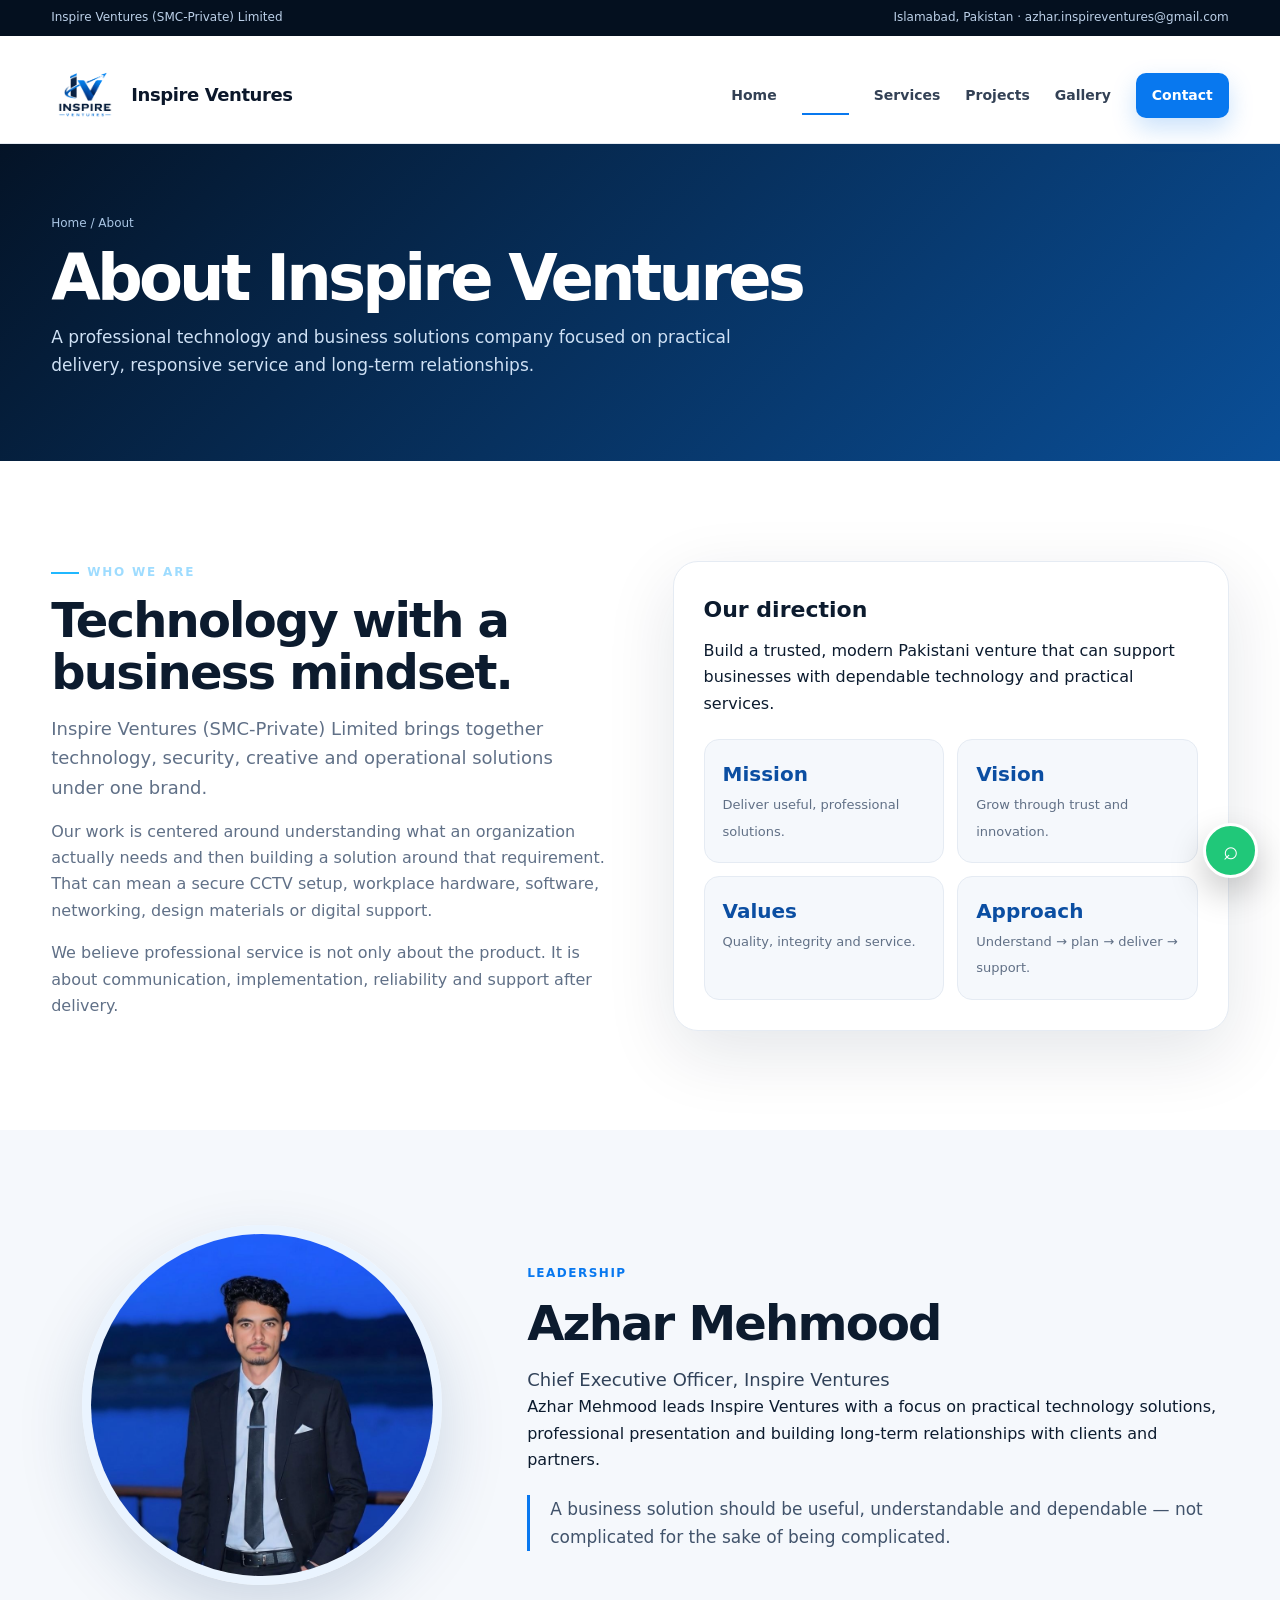
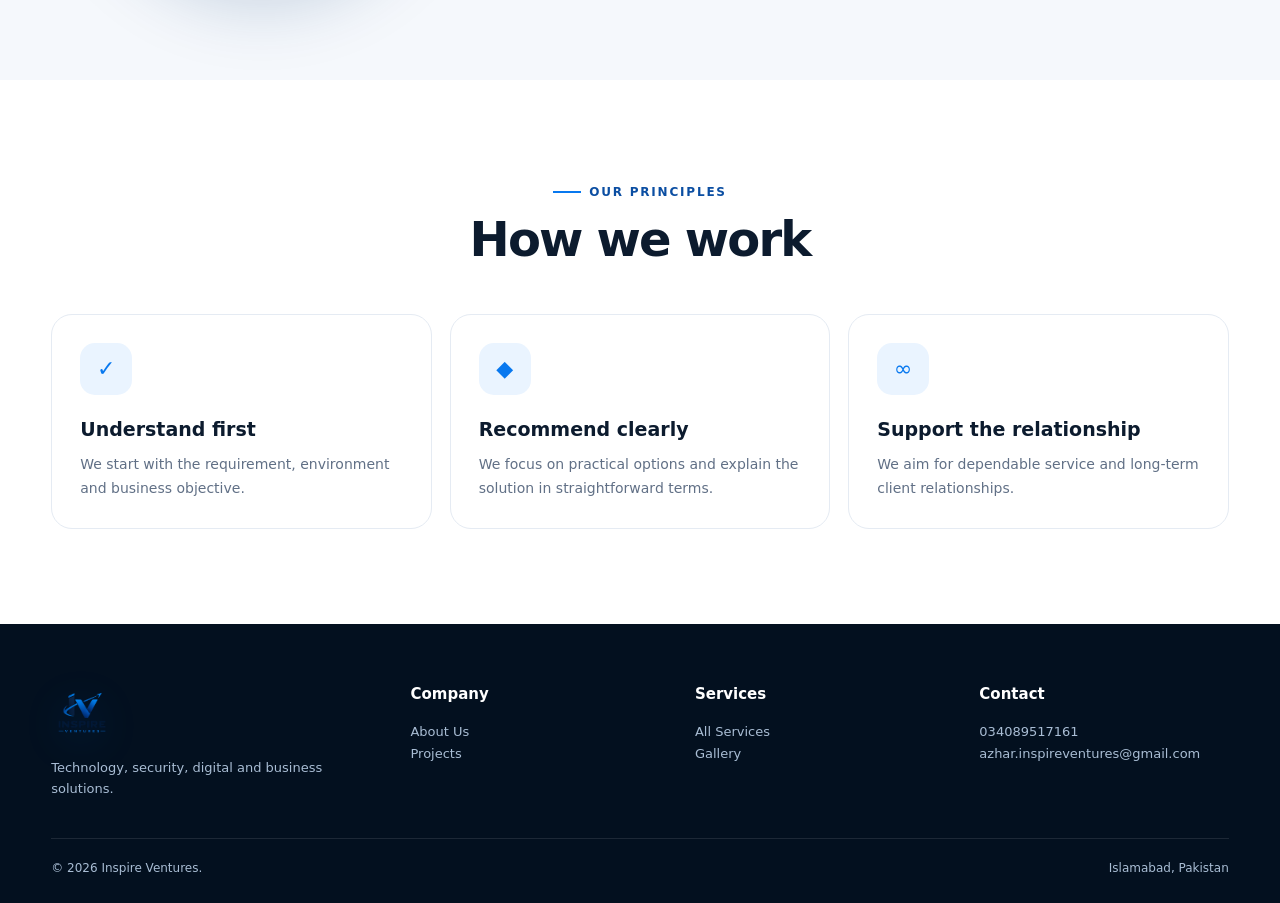
<file: about.html>
<!doctype html><html lang="en"><head><meta charset="utf-8"><meta name="viewport" content="width=device-width,initial-scale=1"><meta name="description" content="About Inspire Ventures and its leadership."><link rel="icon" href="assets/logo.png"><link rel="stylesheet" href="css/style.css"><title>About | Inspire Ventures</title></head><body>
<div class="topbar"><div class="container row"><span>Inspire Ventures (SMC-Private) Limited</span><span>Islamabad, Pakistan · <a href="mailto:azhar.inspireventures@gmail.com">azhar.inspireventures@gmail.com</a></span></div></div><header class="header"><div class="container nav"><a class="brand" href="index.html"><img src="assets/logo.png" alt="Inspire Ventures logo"><span>Inspire Ventures</span></a><nav class="links"><a href="index.html">Home</a><a class="active" href="about.html">About</a><a href="services.html">Services</a><a href="projects.html">Projects</a><a href="gallery.html">Gallery</a><a href="contact.html" class="nav-cta">Contact</a></nav><button class="menu">☰</button></div><div class="container mobile-links"><a href="index.html">Home</a><a href="about.html">About</a><a href="services.html">Services</a><a href="projects.html">Projects</a><a href="gallery.html">Gallery</a><a href="contact.html">Contact</a></div></header>
<section class="page-hero"><div class="container"><div class="breadcrumbs"><a href="index.html">Home</a> / About</div><h1>About Inspire Ventures</h1><p>A professional technology and business solutions company focused on practical delivery, responsive service and long-term relationships.</p></div></section>
<section><div class="container split"><div class="text"><span class="kicker">Who we are</span><h2>Technology with a business mindset.</h2><p class="lead">Inspire Ventures (SMC-Private) Limited brings together technology, security, creative and operational solutions under one brand.</p><p>Our work is centered around understanding what an organization actually needs and then building a solution around that requirement. That can mean a secure CCTV setup, workplace hardware, software, networking, design materials or digital support.</p><p>We believe professional service is not only about the product. It is about communication, implementation, reliability and support after delivery.</p></div><div class="feature-box"><h3>Our direction</h3><p>Build a trusted, modern Pakistani venture that can support businesses with dependable technology and practical services.</p><div class="facts"><div class="fact"><strong>Mission</strong><span>Deliver useful, professional solutions.</span></div><div class="fact"><strong>Vision</strong><span>Grow through trust and innovation.</span></div><div class="fact"><strong>Values</strong><span>Quality, integrity and service.</span></div><div class="fact"><strong>Approach</strong><span>Understand → plan → deliver → support.</span></div></div></div></div></section>
<section class="soft" id="leadership"><div class="container profile"><div class="profile-photo"><img src="assets/azhar-mehmood.jpeg" alt="Azhar Mehmood, CEO"></div><div><span class="role">Leadership</span><h2>Azhar Mehmood</h2><p class="lead">Chief Executive Officer, Inspire Ventures</p><p>Azhar Mehmood leads Inspire Ventures with a focus on practical technology solutions, professional presentation and building long-term relationships with clients and partners.</p><p class="quote">A business solution should be useful, understandable and dependable — not complicated for the sake of being complicated.</p></div></div></section>
<section><div class="container"><div class="section-head"><span class="kicker">Our principles</span><h2>How we work</h2></div><div class="cards"><article class="card"><div class="icon">✓</div><h3>Understand first</h3><p>We start with the requirement, environment and business objective.</p></article><article class="card"><div class="icon">◆</div><h3>Recommend clearly</h3><p>We focus on practical options and explain the solution in straightforward terms.</p></article><article class="card"><div class="icon">∞</div><h3>Support the relationship</h3><p>We aim for dependable service and long-term client relationships.</p></article></div></div></section>
</main><footer class="footer"><div class="container footer-grid"><div class="footer-brand"><img src="assets/logo.png" alt="Inspire Ventures"><p>Technology, security, digital and business solutions.</p></div><div><h3>Company</h3><p><a href="about.html">About Us</a></p><p><a href="projects.html">Projects</a></p></div><div><h3>Services</h3><p><a href="services.html">All Services</a></p><p><a href="gallery.html">Gallery</a></p></div><div><h3>Contact</h3><p><a href="tel:+9234089517161">034089517161</a></p><p><a href="mailto:azhar.inspireventures@gmail.com">azhar.inspireventures@gmail.com</a></p></div></div><div class="container footer-bottom"><span>© <span data-year></span> Inspire Ventures.</span><span>Islamabad, Pakistan</span></div></footer><a class="whatsapp" href="https://wa.me/9234089517161" target="_blank" rel="noopener">⌕</a><script src="js/main.js"></script></body></html>
</file>
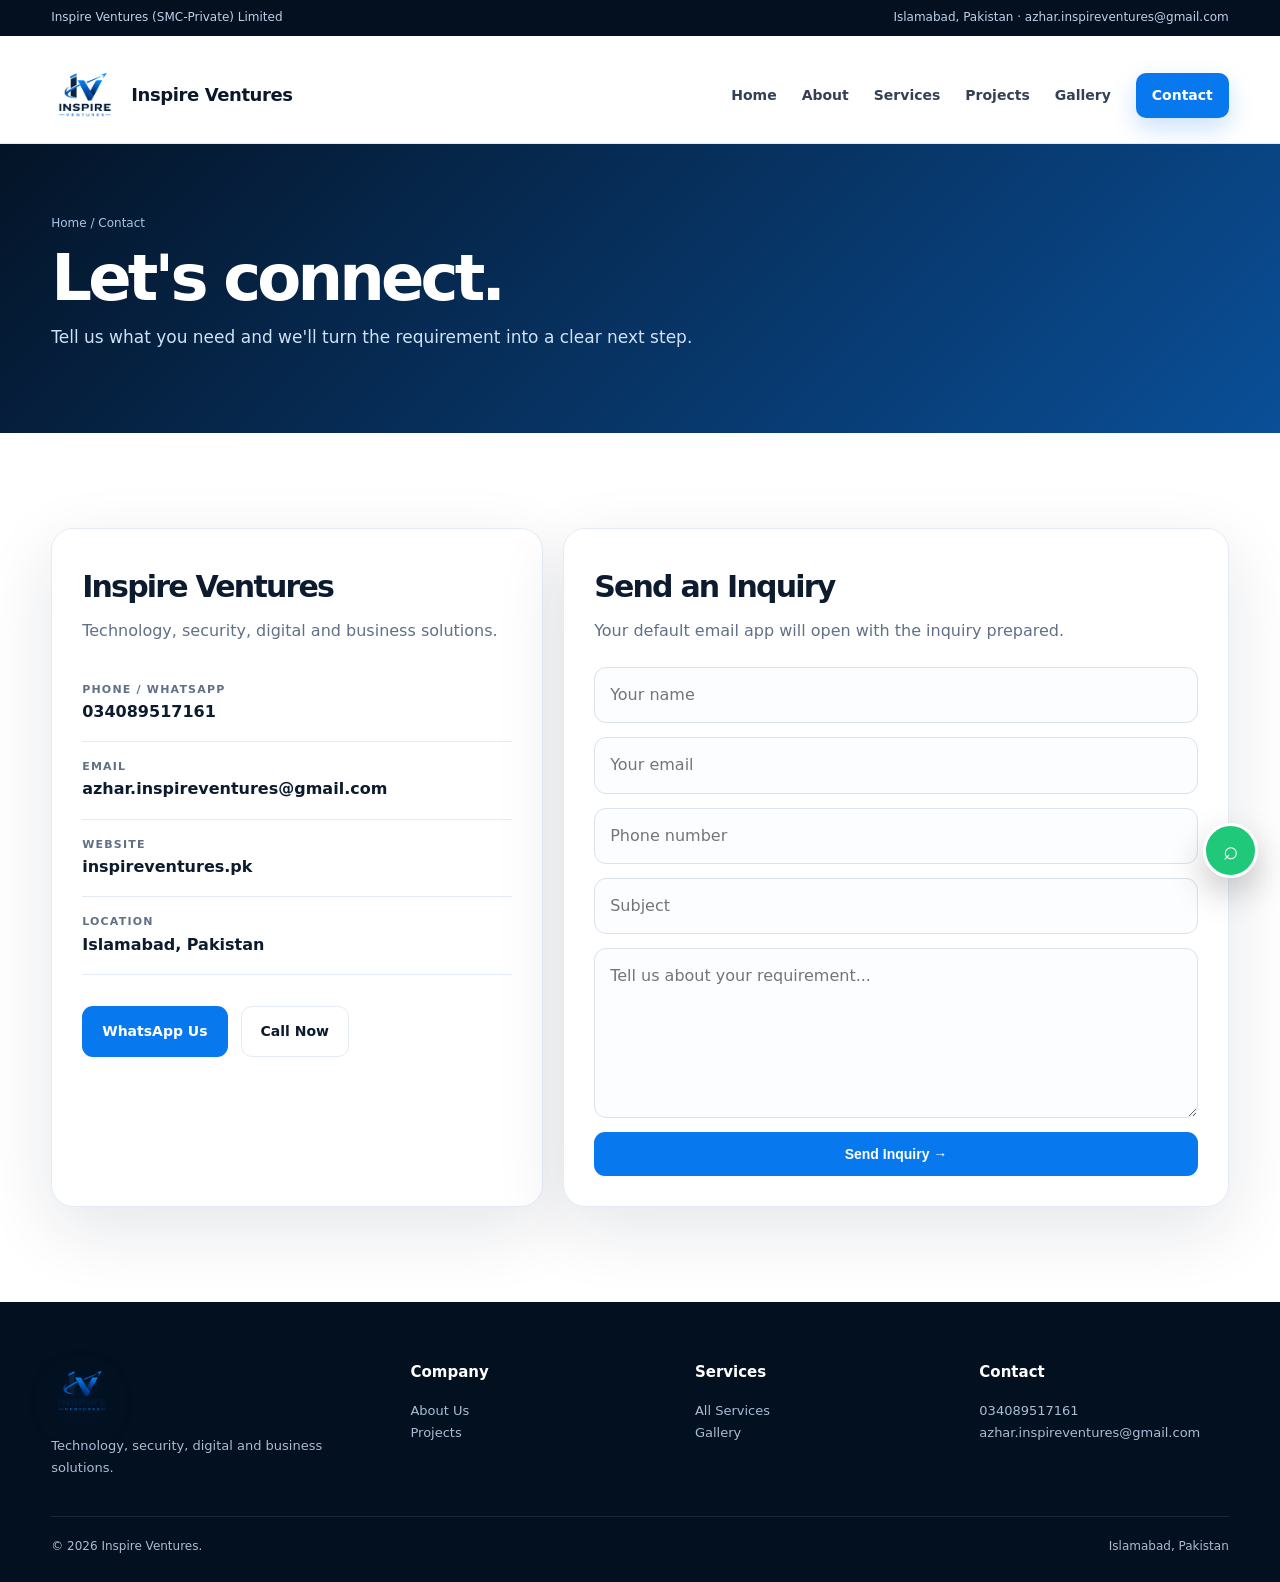
<file: contact.html>
<!doctype html><html lang="en"><head><meta charset="utf-8"><meta name="viewport" content="width=device-width,initial-scale=1"><meta name="description" content="Contact Inspire Ventures in Islamabad, Pakistan."><link rel="icon" href="assets/logo.png"><link rel="stylesheet" href="css/style.css"><title>Contact | Inspire Ventures</title></head><body>
<div class="topbar"><div class="container row"><span>Inspire Ventures (SMC-Private) Limited</span><span>Islamabad, Pakistan · <a href="mailto:azhar.inspireventures@gmail.com">azhar.inspireventures@gmail.com</a></span></div></div><header class="header"><div class="container nav"><a class="brand" href="index.html"><img src="assets/logo.png" alt="Inspire Ventures logo"><span>Inspire Ventures</span></a><nav class="links"><a href="index.html">Home</a><a href="about.html">About</a><a href="services.html">Services</a><a href="projects.html">Projects</a><a href="gallery.html">Gallery</a><a class="nav-cta" href="contact.html">Contact</a></nav><button class="menu">☰</button></div><div class="container mobile-links"><a href="index.html">Home</a><a href="about.html">About</a><a href="services.html">Services</a><a href="projects.html">Projects</a><a href="gallery.html">Gallery</a><a href="contact.html">Contact</a></div></header>
<section class="page-hero"><div class="container"><div class="breadcrumbs"><a href="index.html">Home</a> / Contact</div><h1>Let's connect.</h1><p>Tell us what you need and we'll turn the requirement into a clear next step.</p></div></section>
<section><div class="container contact-grid"><div class="contact-card"><h2 style="font-size:30px">Inspire Ventures</h2><p style="color:var(--muted);margin:10px 0 20px">Technology, security, digital and business solutions.</p><div class="contact-item"><small>Phone / WhatsApp</small><strong><a href="tel:+9234089517161">034089517161</a></strong></div><div class="contact-item"><small>Email</small><strong><a href="mailto:azhar.inspireventures@gmail.com">azhar.inspireventures@gmail.com</a></strong></div><div class="contact-item"><small>Website</small><strong><a href="https://inspireventures.pk">inspireventures.pk</a></strong></div><div class="contact-item"><small>Location</small><strong>Islamabad, Pakistan</strong></div><div class="actions"><a class="btn btn-blue" href="https://wa.me/9234089517161" target="_blank" rel="noopener">WhatsApp Us</a><a class="btn" style="border:1px solid var(--line)" href="tel:+9234089517161">Call Now</a></div></div><div class="contact-card"><h2 style="font-size:30px">Send an Inquiry</h2><p style="color:var(--muted);margin:10px 0 22px">Your default email app will open with the inquiry prepared.</p><form onsubmit="sendInquiry(event)"><input name="name" placeholder="Your name" required><input name="email" type="email" placeholder="Your email" required><input name="phone" placeholder="Phone number"><input name="subject" placeholder="Subject" required><textarea name="message" placeholder="Tell us about your requirement..." required></textarea><button class="btn btn-blue" type="submit">Send Inquiry →</button></form></div></div></section>
</main><footer class="footer"><div class="container footer-grid"><div class="footer-brand"><img src="assets/logo.png" alt="Inspire Ventures"><p>Technology, security, digital and business solutions.</p></div><div><h3>Company</h3><p><a href="about.html">About Us</a></p><p><a href="projects.html">Projects</a></p></div><div><h3>Services</h3><p><a href="services.html">All Services</a></p><p><a href="gallery.html">Gallery</a></p></div><div><h3>Contact</h3><p><a href="tel:+9234089517161">034089517161</a></p><p><a href="mailto:azhar.inspireventures@gmail.com">azhar.inspireventures@gmail.com</a></p></div></div><div class="container footer-bottom"><span>© <span data-year></span> Inspire Ventures.</span><span>Islamabad, Pakistan</span></div></footer><a class="whatsapp" href="https://wa.me/9234089517161" target="_blank" rel="noopener">⌕</a><script src="js/main.js"></script></body></html>
</file>
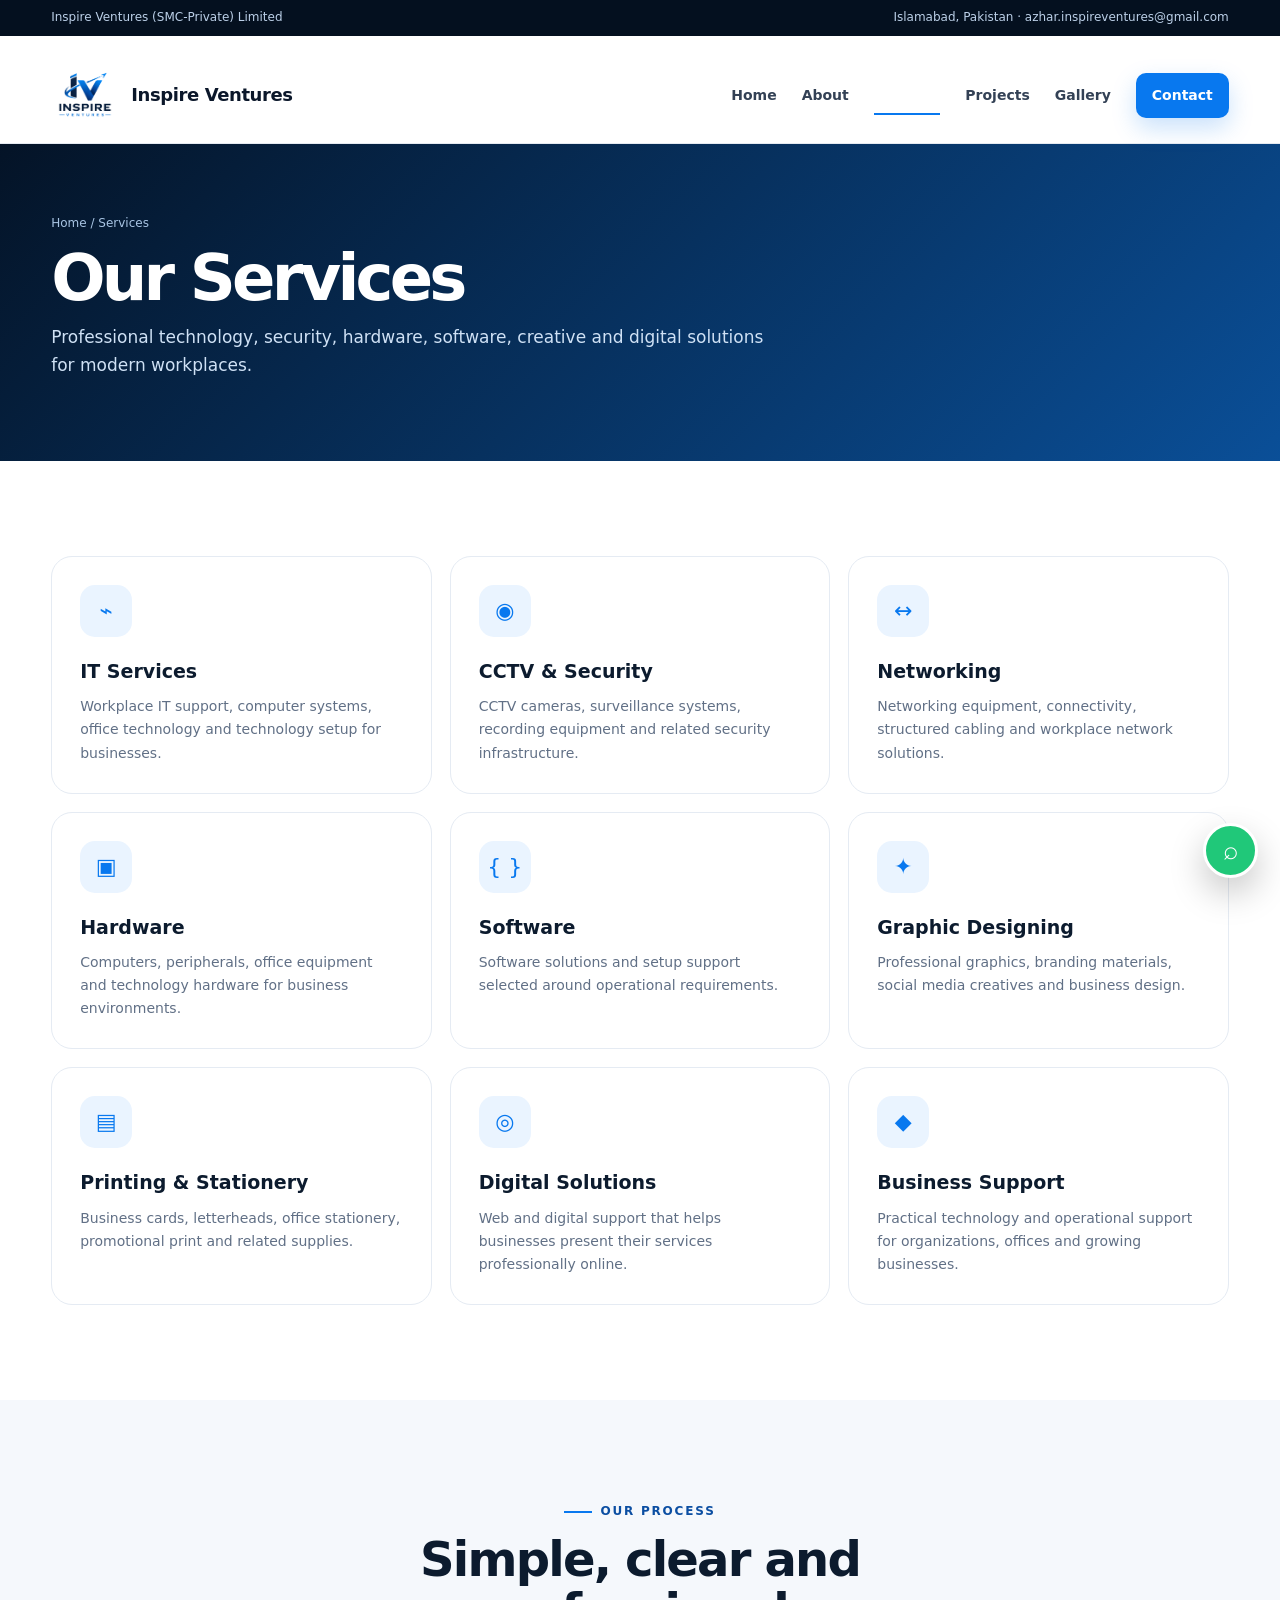
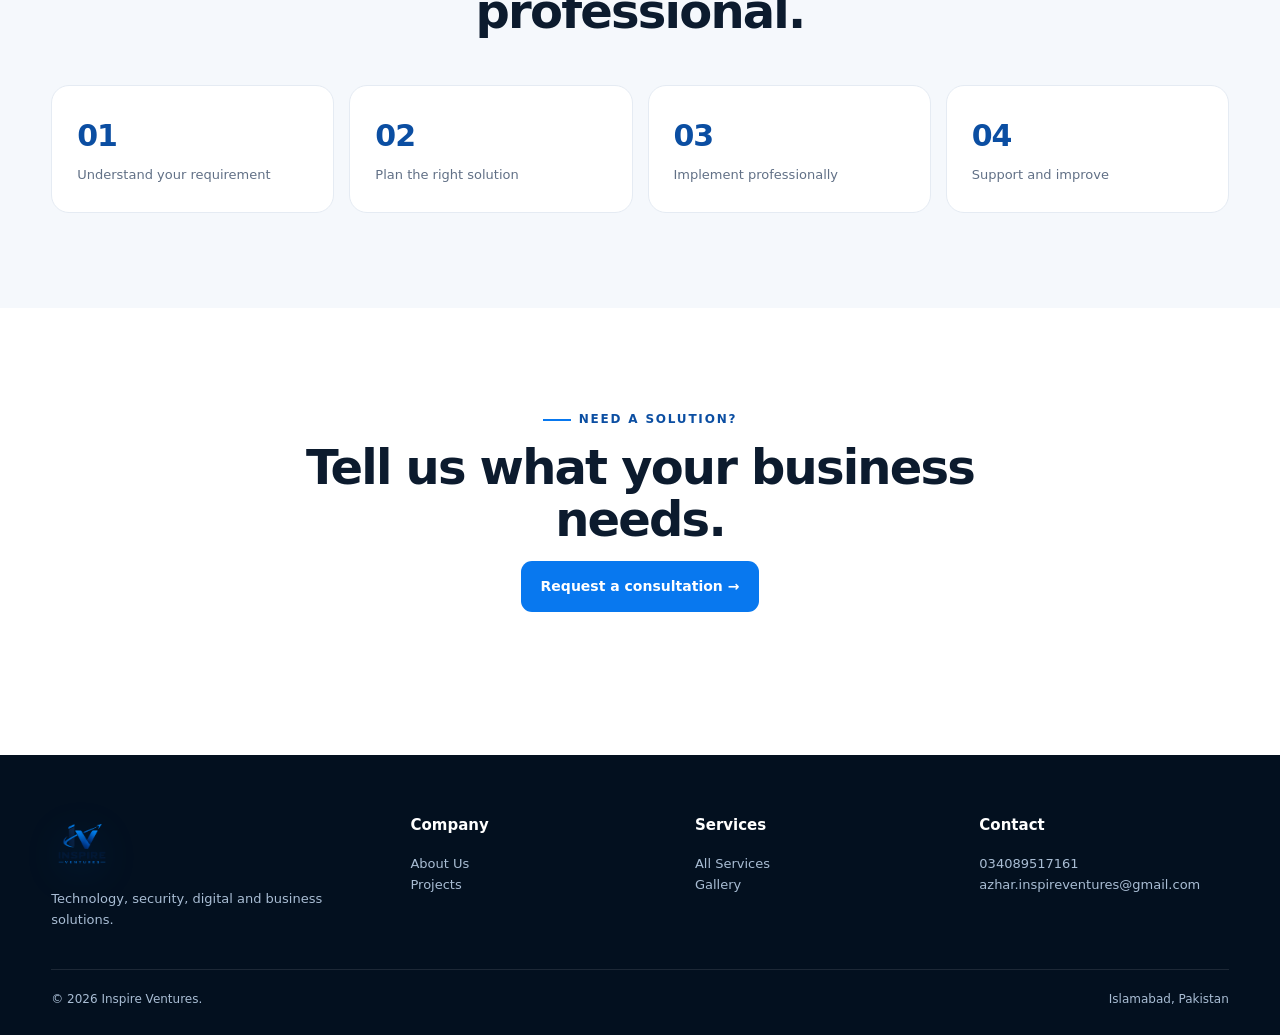
<file: services.html>
<!doctype html><html lang="en"><head><meta charset="utf-8"><meta name="viewport" content="width=device-width,initial-scale=1"><meta name="description" content="Inspire Ventures services: IT, CCTV, hardware, software, networking, graphic design, printing and digital solutions."><link rel="icon" href="assets/logo.png"><link rel="stylesheet" href="css/style.css"><title>Services | Inspire Ventures</title></head><body>
<div class="topbar"><div class="container row"><span>Inspire Ventures (SMC-Private) Limited</span><span>Islamabad, Pakistan · <a href="mailto:azhar.inspireventures@gmail.com">azhar.inspireventures@gmail.com</a></span></div></div><header class="header"><div class="container nav"><a class="brand" href="index.html"><img src="assets/logo.png" alt="Inspire Ventures logo"><span>Inspire Ventures</span></a><nav class="links"><a href="index.html">Home</a><a href="about.html">About</a><a class="active" href="services.html">Services</a><a href="projects.html">Projects</a><a href="gallery.html">Gallery</a><a href="contact.html" class="nav-cta">Contact</a></nav><button class="menu">☰</button></div><div class="container mobile-links"><a href="index.html">Home</a><a href="about.html">About</a><a href="services.html">Services</a><a href="projects.html">Projects</a><a href="gallery.html">Gallery</a><a href="contact.html">Contact</a></div></header>
<section class="page-hero"><div class="container"><div class="breadcrumbs"><a href="index.html">Home</a> / Services</div><h1>Our Services</h1><p>Professional technology, security, hardware, software, creative and digital solutions for modern workplaces.</p></div></section>
<section><div class="container"><div class="cards"><article class="card"><div class="icon">⌁</div><h3>IT Services</h3><p>Workplace IT support, computer systems, office technology and technology setup for businesses.</p></article><article class="card" id="security"><div class="icon">◉</div><h3>CCTV & Security</h3><p>CCTV cameras, surveillance systems, recording equipment and related security infrastructure.</p></article><article class="card"><div class="icon">↔</div><h3>Networking</h3><p>Networking equipment, connectivity, structured cabling and workplace network solutions.</p></article><article class="card" id="hardware"><div class="icon">▣</div><h3>Hardware</h3><p>Computers, peripherals, office equipment and technology hardware for business environments.</p></article><article class="card"><div class="icon">{ }</div><h3>Software</h3><p>Software solutions and setup support selected around operational requirements.</p></article><article class="card" id="design"><div class="icon">✦</div><h3>Graphic Designing</h3><p>Professional graphics, branding materials, social media creatives and business design.</p></article><article class="card" id="stationery"><div class="icon">▤</div><h3>Printing & Stationery</h3><p>Business cards, letterheads, office stationery, promotional print and related supplies.</p></article><article class="card" id="digital"><div class="icon">◎</div><h3>Digital Solutions</h3><p>Web and digital support that helps businesses present their services professionally online.</p></article><article class="card"><div class="icon">◆</div><h3>Business Support</h3><p>Practical technology and operational support for organizations, offices and growing businesses.</p></article></div></div></section>
<section class="soft"><div class="container"><div class="section-head"><span class="kicker">Our process</span><h2>Simple, clear and professional.</h2></div><div class="stats"><div class="stat"><strong>01</strong><span>Understand your requirement</span></div><div class="stat"><strong>02</strong><span>Plan the right solution</span></div><div class="stat"><strong>03</strong><span>Implement professionally</span></div><div class="stat"><strong>04</strong><span>Support and improve</span></div></div></div></section>
<section><div class="container"><div class="section-head"><span class="kicker">Need a solution?</span><h2>Tell us what your business needs.</h2><a class="btn btn-blue" href="contact.html">Request a consultation →</a></div></div></section>
</main><footer class="footer"><div class="container footer-grid"><div class="footer-brand"><img src="assets/logo.png" alt="Inspire Ventures"><p>Technology, security, digital and business solutions.</p></div><div><h3>Company</h3><p><a href="about.html">About Us</a></p><p><a href="projects.html">Projects</a></p></div><div><h3>Services</h3><p><a href="services.html">All Services</a></p><p><a href="gallery.html">Gallery</a></p></div><div><h3>Contact</h3><p><a href="tel:+9234089517161">034089517161</a></p><p><a href="mailto:azhar.inspireventures@gmail.com">azhar.inspireventures@gmail.com</a></p></div></div><div class="container footer-bottom"><span>© <span data-year></span> Inspire Ventures.</span><span>Islamabad, Pakistan</span></div></footer><a class="whatsapp" href="https://wa.me/9234089517161" target="_blank" rel="noopener">⌕</a><script src="js/main.js"></script></body></html>
</file>
<file: css/style.css>
:root{--blue:#0878ef;--blue2:#0b4ea2;--cyan:#20b8ff;--navy:#061426;--ink:#0c1b2e;--muted:#617086;--line:#e5ebf3;--soft:#f5f8fc;--white:#fff;--shadow:0 22px 70px rgba(4,25,55,.11)}
*{box-sizing:border-box;margin:0;padding:0}html{scroll-behavior:smooth}body{font-family:Inter,ui-sans-serif,system-ui,-apple-system,BlinkMacSystemFont,"Segoe UI",Arial,sans-serif;color:var(--ink);background:#fff;line-height:1.65}a{text-decoration:none;color:inherit}img{max-width:100%;display:block}.container{width:min(1180px,92%);margin:auto}.topbar{background:#04101f;color:#bcd0e8;font-size:12px;padding:8px 0}.topbar .row{display:flex;justify-content:space-between;gap:18px}.topbar a:hover{color:#fff}.header{position:relative;top:0;z-index:50;background:rgba(255,255,255,.92);backdrop-filter:blur(18px);border-bottom:1px solid rgba(220,229,240,.8)}.nav{height:78px;display:flex;align-items:center;justify-content:space-between;gap:25px}.brand{display:flex;align-items:center;gap:11px;font-weight:900;color:var(--navy);font-size:18px;letter-spacing:-.4px}.brand img{width:46px;height:46px;object-fit:contain}.links{display:flex;align-items:center;gap:25px;font-size:14px;font-weight:700;color:#46566c}.links a{position:relative}.links a:after{content:"";position:absolute;left:0;bottom:-8px;width:0;height:2px;background:var(--blue);transition:.25s}.links a:hover:after,.links a.active:after{width:100%}.nav-cta{background:var(--blue);color:#fff!important;padding:11px 16px;border-radius:10px;box-shadow:0 10px 25px rgba(8,120,239,.22)}.nav-cta:after{display:none}.menu{display:none;border:0;background:transparent;font-size:27px;color:var(--navy);cursor:pointer}.mobile-links{display:none}
.hero{position:relative;overflow:hidden;background:radial-gradient(circle at 75% 20%,rgba(32,184,255,.22),transparent 24%),radial-gradient(circle at 20% 80%,rgba(8,120,239,.22),transparent 28%),linear-gradient(135deg,#031121 0%,#072a55 56%,#0878ef 130%);color:#fff;padding:105px 0 92px}.hero:before{content:"";position:absolute;inset:0;background-image:linear-gradient(rgba(255,255,255,.035) 1px,transparent 1px),linear-gradient(90deg,rgba(255,255,255,.035) 1px,transparent 1px);background-size:42px 42px;mask-image:linear-gradient(to bottom,#000,transparent)}.hero-grid{position:relative;display:grid;grid-template-columns:1.08fr .92fr;gap:65px;align-items:center}.eyebrow,.kicker{display:inline-flex;align-items:center;gap:8px;color:#9edcff;font-size:12px;font-weight:900;text-transform:uppercase;letter-spacing:1.8px}.eyebrow:before,.kicker:before{content:"";width:28px;height:2px;background:var(--cyan)}h1{font-size:clamp(45px,6.2vw,78px);line-height:.99;letter-spacing:-3.8px;margin:18px 0 22px}.gradient{background:linear-gradient(90deg,#fff,#69cfff);-webkit-background-clip:text;background-clip:text;color:transparent}.hero-copy{max-width:690px;color:#d6e7fb;font-size:18px}.actions{display:flex;gap:13px;flex-wrap:wrap;margin-top:31px}.btn{display:inline-flex;align-items:center;justify-content:center;gap:9px;padding:13px 19px;border-radius:11px;font-weight:850;font-size:14px;transition:.25s;border:1px solid transparent}.btn-primary{background:#fff;color:#0759ad}.btn-primary:hover{transform:translateY(-2px);box-shadow:0 15px 35px rgba(0,0,0,.18)}.btn-blue{background:var(--blue);color:#fff}.btn-outline{border-color:rgba(255,255,255,.34);color:#fff;background:rgba(255,255,255,.06)}.hero-panel{position:relative}.hero-photo{border-radius:28px;overflow:hidden;border:1px solid rgba(255,255,255,.18);box-shadow:0 35px 80px rgba(0,0,0,.32);min-height:520px;background:linear-gradient(145deg,#0a2b54,#061426)}.hero-photo img{width:100%;height:520px;object-fit:cover;object-position:center 20%;filter:saturate(1.05)}.hero-badge{position:absolute;left:-24px;bottom:28px;background:rgba(5,20,39,.86);backdrop-filter:blur(14px);border:1px solid rgba(255,255,255,.15);padding:18px 20px;border-radius:18px;box-shadow:0 18px 45px rgba(0,0,0,.25)}.hero-badge strong{display:block;font-size:20px}.hero-badge span{font-size:12px;color:#bdd0e8}
section{padding:95px 0}.soft{background:var(--soft)}.section-head{max-width:740px;margin:0 auto 48px;text-align:center}.section-head .kicker{color:var(--blue2)}.section-head .kicker:before{background:var(--blue)}h2{font-size:clamp(32px,4vw,48px);line-height:1.08;letter-spacing:-1.8px;margin:12px 0 15px}.section-head p{color:var(--muted)}.split{display:grid;grid-template-columns:1fr 1fr;gap:65px;align-items:center}.lead{font-size:18px;color:#314259}.text p{margin:0 0 16px;color:#607087}.feature-box{background:#fff;border:1px solid var(--line);border-radius:25px;padding:30px;box-shadow:var(--shadow)}.feature-box h3{font-size:22px;margin-bottom:10px}.facts{display:grid;grid-template-columns:1fr 1fr;gap:13px;margin-top:22px}.fact{padding:18px;border-radius:15px;background:var(--soft);border:1px solid var(--line)}.fact strong{display:block;color:var(--blue2);font-size:20px}.fact span{font-size:13px;color:var(--muted)}
.cards{display:grid;grid-template-columns:repeat(3,1fr);gap:18px}.card{background:#fff;border:1px solid var(--line);border-radius:21px;padding:28px;transition:.25s;position:relative;overflow:hidden}.card:before{content:"";position:absolute;inset:0 0 auto;height:3px;background:linear-gradient(90deg,var(--blue),var(--cyan));transform:scaleX(0);transform-origin:left;transition:.25s}.card:hover{transform:translateY(-6px);box-shadow:var(--shadow)}.card:hover:before{transform:scaleX(1)}.icon{width:52px;height:52px;border-radius:15px;display:grid;place-items:center;background:#eaf4ff;color:var(--blue);font-size:22px;margin-bottom:19px}.card h3{font-size:19px;margin-bottom:8px}.card p{font-size:14px;color:var(--muted)}.card .more{display:inline-block;margin-top:18px;color:var(--blue);font-size:13px;font-weight:850}
.stats{display:grid;grid-template-columns:repeat(4,1fr);gap:15px;margin-top:42px}.stat{padding:25px;border:1px solid var(--line);border-radius:18px;background:#fff}.stat strong{display:block;font-size:30px;letter-spacing:-1px;color:var(--blue2)}.stat span{font-size:13px;color:var(--muted)}
.industries{display:grid;grid-template-columns:repeat(4,1fr);gap:15px}.industry{min-height:170px;border-radius:20px;padding:25px;color:#fff;display:flex;flex-direction:column;justify-content:flex-end;position:relative;overflow:hidden;background:linear-gradient(135deg,#061426,#0a4f98)}.industry:nth-child(2){background:linear-gradient(135deg,#08203b,#0b79d0)}.industry:nth-child(3){background:linear-gradient(135deg,#041b31,#1062b5)}.industry:nth-child(4){background:linear-gradient(135deg,#061426,#084e87)}.industry:after{content:"";position:absolute;inset:0;background:radial-gradient(circle at 80% 20%,rgba(255,255,255,.2),transparent 30%)}.industry>*{position:relative;z-index:1}.industry strong{font-size:19px}.industry span{font-size:13px;color:#c8dcf1}
.case-grid{display:grid;grid-template-columns:1.2fr .8fr;gap:18px}.case{min-height:300px;border-radius:23px;overflow:hidden;position:relative;background:#0a203b}.case img{width:100%;height:100%;object-fit:cover;opacity:.72;transition:.35s}.case:hover img{transform:scale(1.04);opacity:.82}.case-content{position:absolute;left:0;right:0;bottom:0;padding:28px;color:#fff;background:linear-gradient(transparent,rgba(2,11,22,.88))}.case-content h3{font-size:23px}.case-content p{font-size:13px;color:#d7e6f5}.case.tall{min-height:618px}
.profile{display:grid;grid-template-columns:.75fr 1.25fr;gap:55px;align-items:center}.profile-photo{width:min(360px,100%);aspect-ratio:1/1;border-radius:50%;overflow:hidden;border:9px solid #eaf4ff;box-shadow:0 25px 65px rgba(6,55,105,.17);margin:auto}.profile-photo img{width:100%;height:100%;object-fit:cover;object-position:center 17%}.role{display:inline-block;color:var(--blue);font-weight:900;font-size:12px;text-transform:uppercase;letter-spacing:1.5px}.quote{margin-top:22px;border-left:3px solid var(--blue);padding-left:20px;color:#41536b;font-size:17px}
.page-hero{background:linear-gradient(135deg,#041326,#0a4f98);color:#fff;padding:82px 0}.page-hero h1{font-size:clamp(40px,5.5vw,64px);margin:13px 0}.page-hero p{max-width:720px;color:#cfe1f5;font-size:17px}.breadcrumbs{font-size:12px;color:#a9c5e4}.breadcrumbs a:hover{color:#fff}
.gallery{display:grid;grid-template-columns:repeat(3,1fr);gap:18px}.gallery-item{position:relative;border-radius:20px;overflow:hidden;min-height:255px;background:#dce8f5}.gallery-item img{width:100%;height:100%;min-height:255px;object-fit:cover;transition:.35s}.gallery-item:hover img{transform:scale(1.05)}.gallery-item .label{position:absolute;left:15px;bottom:15px;padding:8px 11px;border-radius:10px;background:rgba(4,18,34,.82);color:#fff;font-size:12px;font-weight:800;backdrop-filter:blur(8px)}
.contact-grid{display:grid;grid-template-columns:.85fr 1.15fr;gap:20px}.contact-card{background:#fff;border:1px solid var(--line);border-radius:22px;padding:30px;box-shadow:var(--shadow)}.contact-item{padding:16px 0;border-bottom:1px solid var(--line)}.contact-item:last-child{border:0}.contact-item small{display:block;color:var(--muted);font-size:11px;text-transform:uppercase;letter-spacing:1.2px;font-weight:800}.contact-item strong{font-size:16px}.contact-item a:hover{color:var(--blue)}form{display:grid;gap:14px}input,textarea{font:inherit;width:100%;padding:14px 15px;border-radius:12px;border:1px solid #d9e2ed;outline:none;background:#fbfdff}input:focus,textarea:focus{border-color:var(--blue);box-shadow:0 0 0 4px rgba(8,120,239,.08)}textarea{min-height:170px;resize:vertical}
.footer{background:#03101f;color:#a9bdd4;padding:58px 0 25px}.footer-grid{display:grid;grid-template-columns:1.3fr 1fr 1fr 1fr;gap:35px}.footer h3{color:#fff;font-size:15px;margin-bottom:15px}.footer p,.footer a{font-size:13px}.footer a:hover{color:#fff}.footer-brand img{width:62px;margin-bottom:13px;filter:drop-shadow(0 10px 20px rgba(8,120,239,.2))}.footer-bottom{border-top:1px solid rgba(255,255,255,.1);margin-top:38px;padding-top:20px;display:flex;justify-content:space-between;gap:20px;font-size:12px}.whatsapp{position:fixed;right:22px;bottom:22px;z-index:60;width:55px;height:55px;border-radius:50%;display:grid;place-items:center;background:#20c879;color:#fff;font-size:26px;box-shadow:0 15px 35px rgba(0,0,0,.22);border:3px solid #fff}.whatsapp:hover{transform:translateY(-3px)}
@media(max-width:950px){.links{display:none}.menu{display:block}.hero-grid,.split,.profile,.contact-grid{grid-template-columns:1fr}.hero{padding:80px 0}.hero-photo,.hero-photo img{min-height:420px;height:420px}.hero-badge{left:15px}.cards{grid-template-columns:1fr 1fr}.industries{grid-template-columns:1fr 1fr}.gallery{grid-template-columns:1fr 1fr}.stats{grid-template-columns:1fr 1fr}.case-grid{grid-template-columns:1fr}.case.tall{min-height:400px}.footer-grid{grid-template-columns:1fr 1fr}.mobile-links.open{display:flex;position:absolute;top:78px;left:0;right:0;background:#fff;border-bottom:1px solid var(--line);padding:18px 4%;flex-direction:column;gap:17px;box-shadow:0 20px 30px rgba(0,0,0,.06)}}
@media(max-width:620px){.topbar .row{display:block}.topbar .row span:last-child{display:none}.hero{padding:66px 0}.hero h1{letter-spacing:-2.4px}.hero-photo,.hero-photo img{min-height:350px;height:350px}.cards,.industries,.gallery,.stats,.footer-grid{grid-template-columns:1fr}.case.tall{min-height:330px}section{padding:72px 0}.footer-bottom{display:block}.footer-bottom>*{margin-bottom:8px}.facts{grid-template-columns:1fr}.profile-photo{width:270px}}
/* Certificates & Registration */
.certificates {
  padding: 70px 0;
  background: #fff;
}

.certificate-grid {
  display: grid;
  grid-template-columns: repeat(3, 1fr);
  gap: 22px;
  max-width: 1050px;
  margin: 35px auto 0;
}

.certificate-grid a {
  display: block;
  background: #fff;
  padding: 7px;
  border: 1px solid #d9dee7;
  border-radius: 3px;
  box-shadow: 0 5px 18px rgba(0, 0, 0, 0.08);
  transition: transform 0.25s ease, box-shadow 0.25s ease;
}

.certificate-grid a:hover {
  transform: translateY(-5px);
  box-shadow: 0 10px 25px rgba(0, 0, 0, 0.14);
}

.certificate-grid img {
  display: block;
  width: 100%;
  height: 360px;
  object-fit: contain;
  background: #fff;
}

/* Tablet */
@media (max-width: 900px) {
  .certificate-grid {
    grid-template-columns: repeat(2, 1fr);
  }

  .certificate-grid img {
    height: 380px;
  }
}

/* Mobile */
@media (max-width: 600px) {
  .certificate-grid {
    grid-template-columns: 1fr;
    max-width: 420px;
  }

  .certificate-grid img {
    height: auto;
  }
}
/* Header background image */
.header {
  position: relative;
  height: 180px;
  background-position: center;
  background-repeat: no-repeat;
}

/* Navigation */
.header .nav {
  height: 180px;
  justify-content: flex-end;
}

/* White navigation text */
.header .links a {
  color: #fff;
}

.header .links a:hover,

/* ===== SIMPLE RESPONSIVE HEADER ===== */

.header {
  position: relative;
  top: auto;
  height: auto;
  background: #ffffff;
  background-image: none;
  border-bottom: 1px solid #e5eaf1;
  backdrop-filter: none;
}

.header .nav {
  min-height: 95px;
  height: auto;
  display: flex;
  align-items: center;
  justify-content: space-between;
  gap: 25px;
}

/* Logo + Company Name */
.header .brand {
  display: flex;
  align-items: center;
  gap: 12px;
  color: #0b172a;
  flex-shrink: 0;
}

.header .brand img {
  width: 68px;
  height: 68px;
  object-fit: contain;
}

.header .company-name h2 {
  margin: 0;
  color: #0755a5;
  font-size: 28px;
  line-height: 1.1;
  font-weight: 800;
}

.header .company-name span {
  display: block;
  margin-top: 4px;
  color: #64748b;
  font-size: 13px;
  font-weight: 600;
}

/* Navigation */
.header .links {
  display: flex;
  align-items: center;
  gap: 25px;
}

.header .links a {
  color: #334155;
}

.header .links a:hover,
.header .links a.active {
  color: #0b63ce;
}

/* Mobile */
@media (max-width: 950px) {

  .header .nav {
    min-height: 80px;
  }

  .header .brand img {
    width: 55px;
    height: 55px;
  }

  .header .company-name h2 {
    font-size: 21px;
  }

  .header .company-name span {
    font-size: 11px;
  }

  .header .links {
    display: none;
  }

  .header .menu {
    display: block;
    color: #0b172a;
  }
}

@media (max-width: 500px) {

  .header .nav {
    min-height: 72px;
    gap: 10px;
  }

  .header .brand {
    gap: 8px;
  }

  .header .brand img {
    width: 48px;
    height: 48px;
  }

  .header .company-name h2 {
    font-size: 18px;
  }

  .header .company-name span {
    font-size: 9px;
  }

  .header .menu {
    font-size: 25px;
  }
}
.header .links a.active {
  color: #fff;
}
/* ==============================
   TOP BLUE COMPANY BAR
   ============================== */

.top-bar {
  position: fixed;
  top: 0;
  left: 0;
  right: 0;
  height: 48px;
  background: #07152c;
  color: #ffffff;
  z-index: 2000;
  display: flex;
  align-items: center;
  transition: transform 0.3s ease, opacity 0.3s ease;
}

.top-bar .container {
  display: flex;
  align-items: center;
  height: 100%;
}

.top-bar span {
  font-size: 15px;
  font-weight: 500;
  letter-spacing: .2px;
}


/* Main header normally top bar ke neeche rahega */
.header {
  position: sticky;
  top: 48px;
  z-index: 1500;
  transition: top 0.3s ease;
}


/* Scroll down hone par top bar hide */
.top-bar.hide {
  transform: translateY(-100%);
  opacity: 0;
}


/* Top bar hide ho to header bilkul top par aa jaye */
.header.header-up {
  top: 0;
}


/* Mobile */
@media (max-width: 700px) {

  .top-bar {
    height: 44px;
  }

  .top-bar span {
    font-size: 13px;
  }

  .header {
    top: 44px;
  }

  .header.header-up {
    top: 0;
 /* ===== FIX SOCIAL MEDIA ICONS ===== */

.footer-social {
  min-width: 180px;
}

.footer-social h3 {
  color: #fff;
  font-size: 15px;
  margin-bottom: 10px;
}

.footer-social .social-intro {
  color: #a9bdd4;
  font-size: 12px;
  line-height: 1.6;
  margin-bottom: 14px;
  max-width: 210px;
}

.footer-social .social-links {
  display: flex;
  flex-direction: column;
  gap: 10px;
}

.footer-social .social-link {
  display: flex;
  align-items: center;
  gap: 10px;
  width: fit-content;
  color: #a9bdd4;
  text-decoration: none;
  font-size: 13px;
  font-weight: 600;
  transition: all .25s ease;
}

/* ICON BOX */
.footer-social .social-icon {
  width: 32px !important;
  height: 32px !important;
  min-width: 32px !important;
  min-height: 32px !important;
  display: flex !important;
  align-items: center !important;
  justify-content: center !important;
  border: 1px solid rgba(255,255,255,.18);
  border-radius: 8px;
  box-sizing: border-box;
}

/* SVG SIZE — IMPORTANT */
.footer-social .social-icon svg {
  width: 16px !important;
  height: 16px !important;
  max-width: 16px !important;
  max-height: 16px !important;
  display: block !important;
  flex: 0 0 16px !important;
}

/* HOVER */
.footer-social .social-link:hover {
  color: #fff;
  transform: translateX(4px);
}

.footer-social .social-link:nth-child(1):hover .social-icon {
  background: #1877f2;
  border-color: #1877f2;
  color: #fff;
}

.footer-social .social-link:nth-child(2):hover .social-icon {
  background: linear-gradient(
    135deg,
    #f58529,
    #dd2a7b,
    #8134af,
    #515bd4
  );
  border-color: transparent;
  color: #fff;
}

.footer-social .social-link:nth-child(3):hover .social-icon {
  background: #000;
  border-color: #fff;
  color: #fff;
}

/* MOBILE */
@media (max-width: 620px) {
  .footer-social {
    margin-top: 10px;
  }

  .footer-social .social-links {
    flex-direction: row;
    flex-wrap: wrap;
    gap: 12px;
  }
}
</file>
